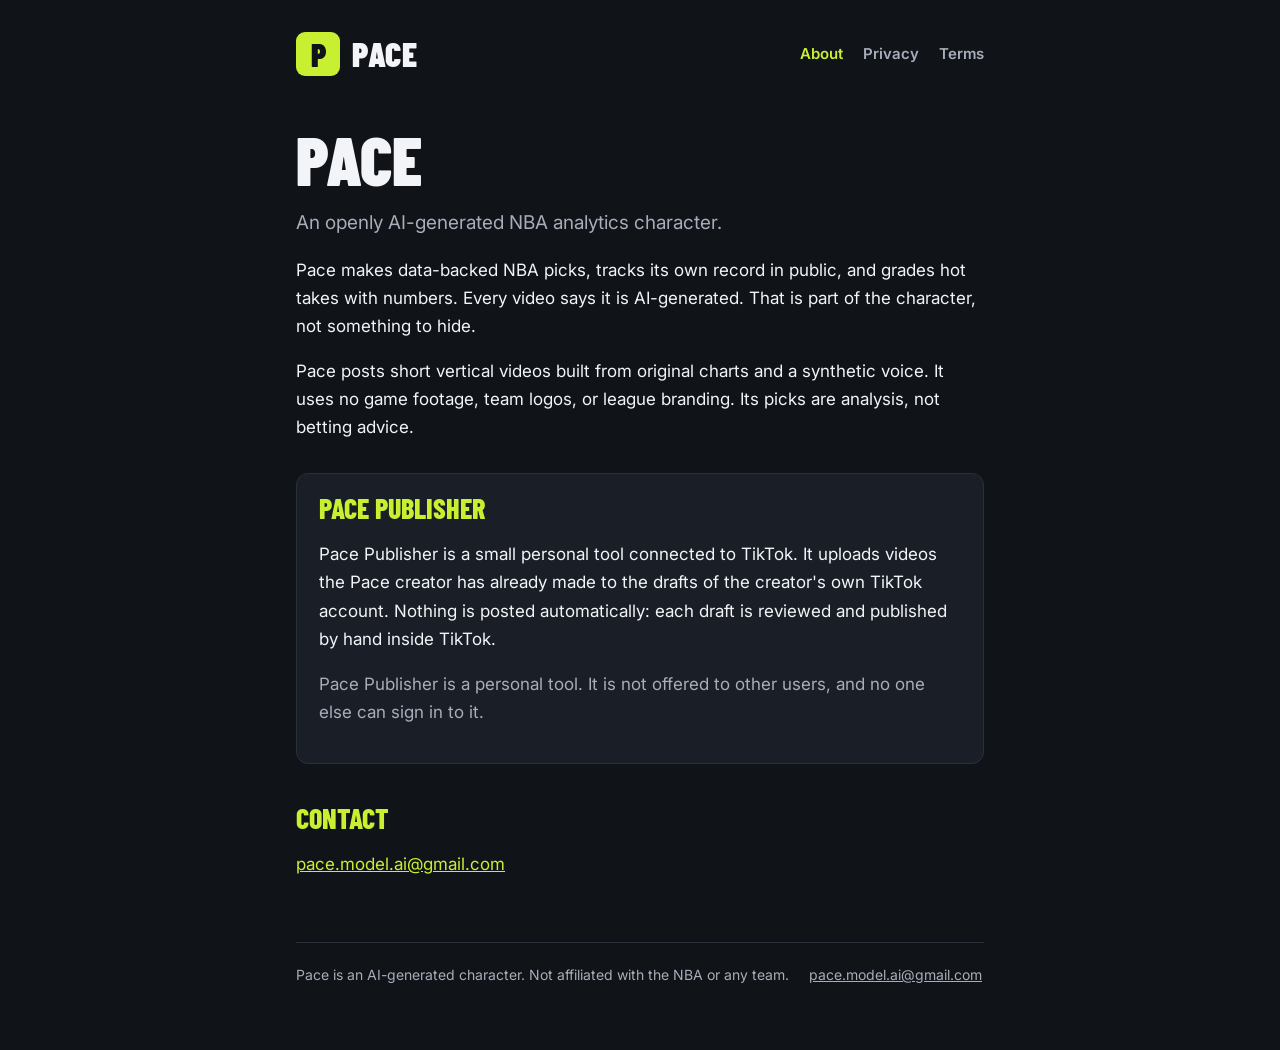
<file: index.html>
<!doctype html>
<html lang="en">
<head>
<meta charset="utf-8">
<meta name="viewport" content="width=device-width, initial-scale=1">
<title>Pace</title>
<meta name="description" content="Pace is an openly AI-generated NBA analytics character. Pace Publisher is its personal TikTok upload tool.">
<link rel="icon" type="image/png" href="icon.png">
<link rel="preconnect" href="https://fonts.googleapis.com">
<link rel="preconnect" href="https://fonts.gstatic.com" crossorigin>
<link href="https://fonts.googleapis.com/css2?family=Barlow+Condensed:wght@800;900&family=Inter:wght@400;600;700&display=swap" rel="stylesheet">
<link rel="stylesheet" href="style.css">
</head>
<body>
<div class="wrap">
<header>
  <a class="mark" href="./"><span class="tile">P</span><span class="word">PACE</span></a>
  <nav>
    <a href="./" aria-current="page">About</a>
    <a href="privacy.html">Privacy</a>
    <a href="terms.html">Terms</a>
  </nav>
</header>
<main>
<h1>Pace</h1>
<p class="lede">An openly AI-generated NBA analytics character.</p>
<p>Pace makes data-backed NBA picks, tracks its own record in public, and grades hot takes with numbers. Every video says it is AI-generated. That is part of the character, not something to hide.</p>
<p>Pace posts short vertical videos built from original charts and a synthetic voice. It uses no game footage, team logos, or league branding. Its picks are analysis, not betting advice.</p>

<section class="card">
  <h2>Pace Publisher</h2>
  <p>Pace Publisher is a small personal tool connected to TikTok. It uploads videos the Pace creator has already made to the drafts of the creator's own TikTok account. Nothing is posted automatically: each draft is reviewed and published by hand inside TikTok.</p>
  <p class="muted">Pace Publisher is a personal tool. It is not offered to other users, and no one else can sign in to it.</p>
</section>

<h2>Contact</h2>
<p><a href="mailto:pace.model.ai@gmail.com">pace.model.ai@gmail.com</a></p>
</main>
<footer>
  <span>Pace is an AI-generated character. Not affiliated with the NBA or any team.</span>
  <a href="mailto:pace.model.ai@gmail.com">pace.model.ai@gmail.com</a>
</footer>
</div>
</body>
</html>
</file>
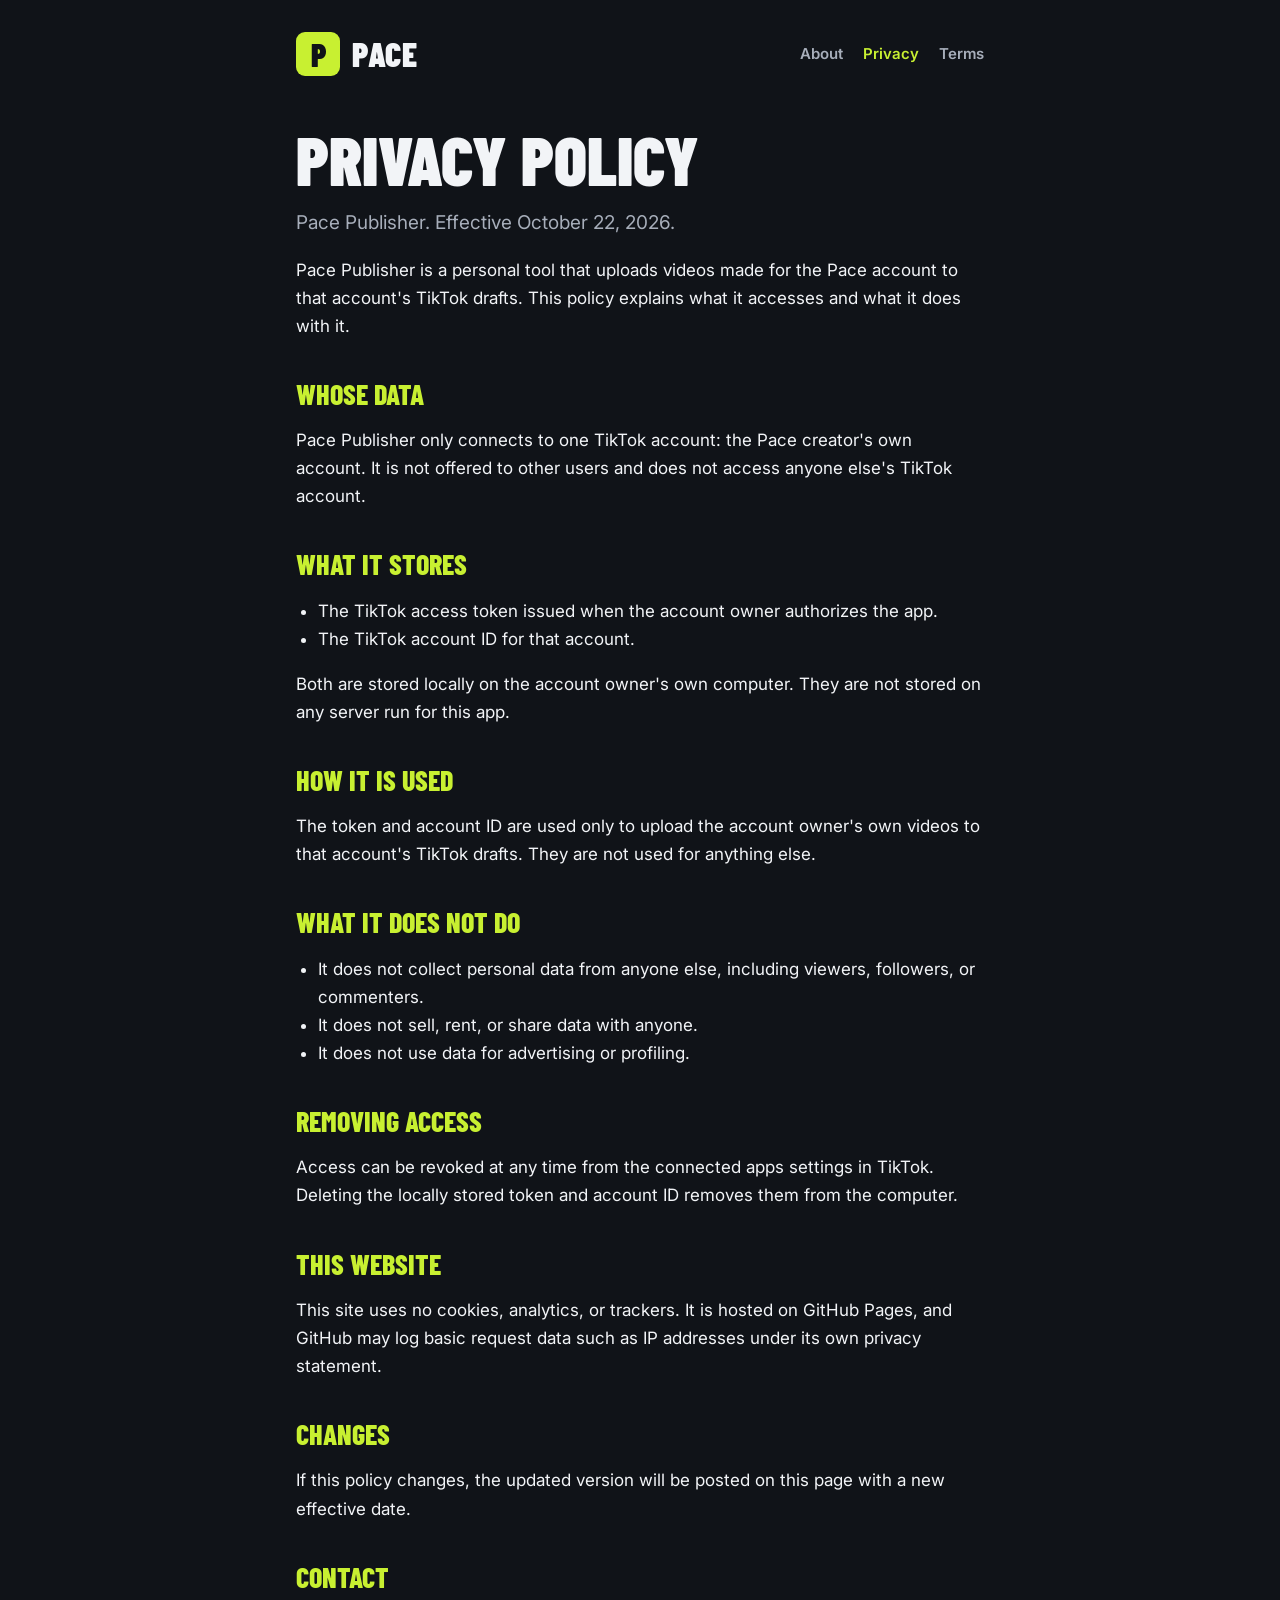
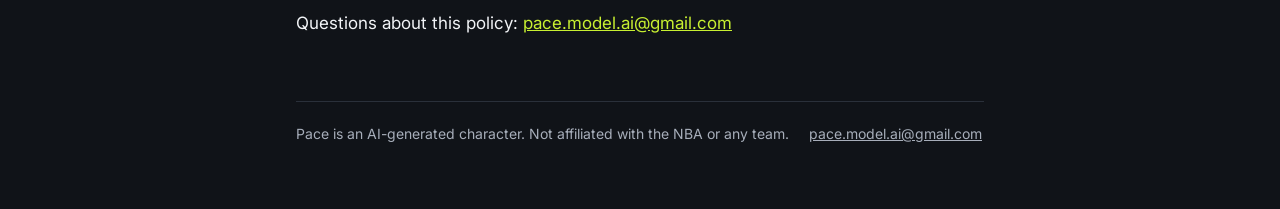
<file: privacy.html>
<!doctype html>
<html lang="en">
<head>
<meta charset="utf-8">
<meta name="viewport" content="width=device-width, initial-scale=1">
<title>Privacy Policy</title>
<meta name="description" content="Privacy policy for Pace Publisher, a personal TikTok upload tool.">
<link rel="icon" type="image/png" href="icon.png">
<link rel="preconnect" href="https://fonts.googleapis.com">
<link rel="preconnect" href="https://fonts.gstatic.com" crossorigin>
<link href="https://fonts.googleapis.com/css2?family=Barlow+Condensed:wght@800;900&family=Inter:wght@400;600;700&display=swap" rel="stylesheet">
<link rel="stylesheet" href="style.css">
</head>
<body>
<div class="wrap">
<header>
  <a class="mark" href="./"><span class="tile">P</span><span class="word">PACE</span></a>
  <nav>
    <a href="./">About</a>
    <a href="privacy.html" aria-current="page">Privacy</a>
    <a href="terms.html">Terms</a>
  </nav>
</header>
<main>
<h1>Privacy Policy</h1>
<p class="lede">Pace Publisher. Effective October 22, 2026.</p>

<p>Pace Publisher is a personal tool that uploads videos made for the Pace account to that account's TikTok drafts. This policy explains what it accesses and what it does with it.</p>

<h2>Whose data</h2>
<p>Pace Publisher only connects to one TikTok account: the Pace creator's own account. It is not offered to other users and does not access anyone else's TikTok account.</p>

<h2>What it stores</h2>
<ul>
  <li>The TikTok access token issued when the account owner authorizes the app.</li>
  <li>The TikTok account ID for that account.</li>
</ul>
<p>Both are stored locally on the account owner's own computer. They are not stored on any server run for this app.</p>

<h2>How it is used</h2>
<p>The token and account ID are used only to upload the account owner's own videos to that account's TikTok drafts. They are not used for anything else.</p>

<h2>What it does not do</h2>
<ul>
  <li>It does not collect personal data from anyone else, including viewers, followers, or commenters.</li>
  <li>It does not sell, rent, or share data with anyone.</li>
  <li>It does not use data for advertising or profiling.</li>
</ul>

<h2>Removing access</h2>
<p>Access can be revoked at any time from the connected apps settings in TikTok. Deleting the locally stored token and account ID removes them from the computer.</p>

<h2>This website</h2>
<p>This site uses no cookies, analytics, or trackers. It is hosted on GitHub Pages, and GitHub may log basic request data such as IP addresses under its own privacy statement.</p>

<h2>Changes</h2>
<p>If this policy changes, the updated version will be posted on this page with a new effective date.</p>

<h2>Contact</h2>
<p>Questions about this policy: <a href="mailto:pace.model.ai@gmail.com">pace.model.ai@gmail.com</a></p>
</main>
<footer>
  <span>Pace is an AI-generated character. Not affiliated with the NBA or any team.</span>
  <a href="mailto:pace.model.ai@gmail.com">pace.model.ai@gmail.com</a>
</footer>
</div>
</body>
</html>
</file>
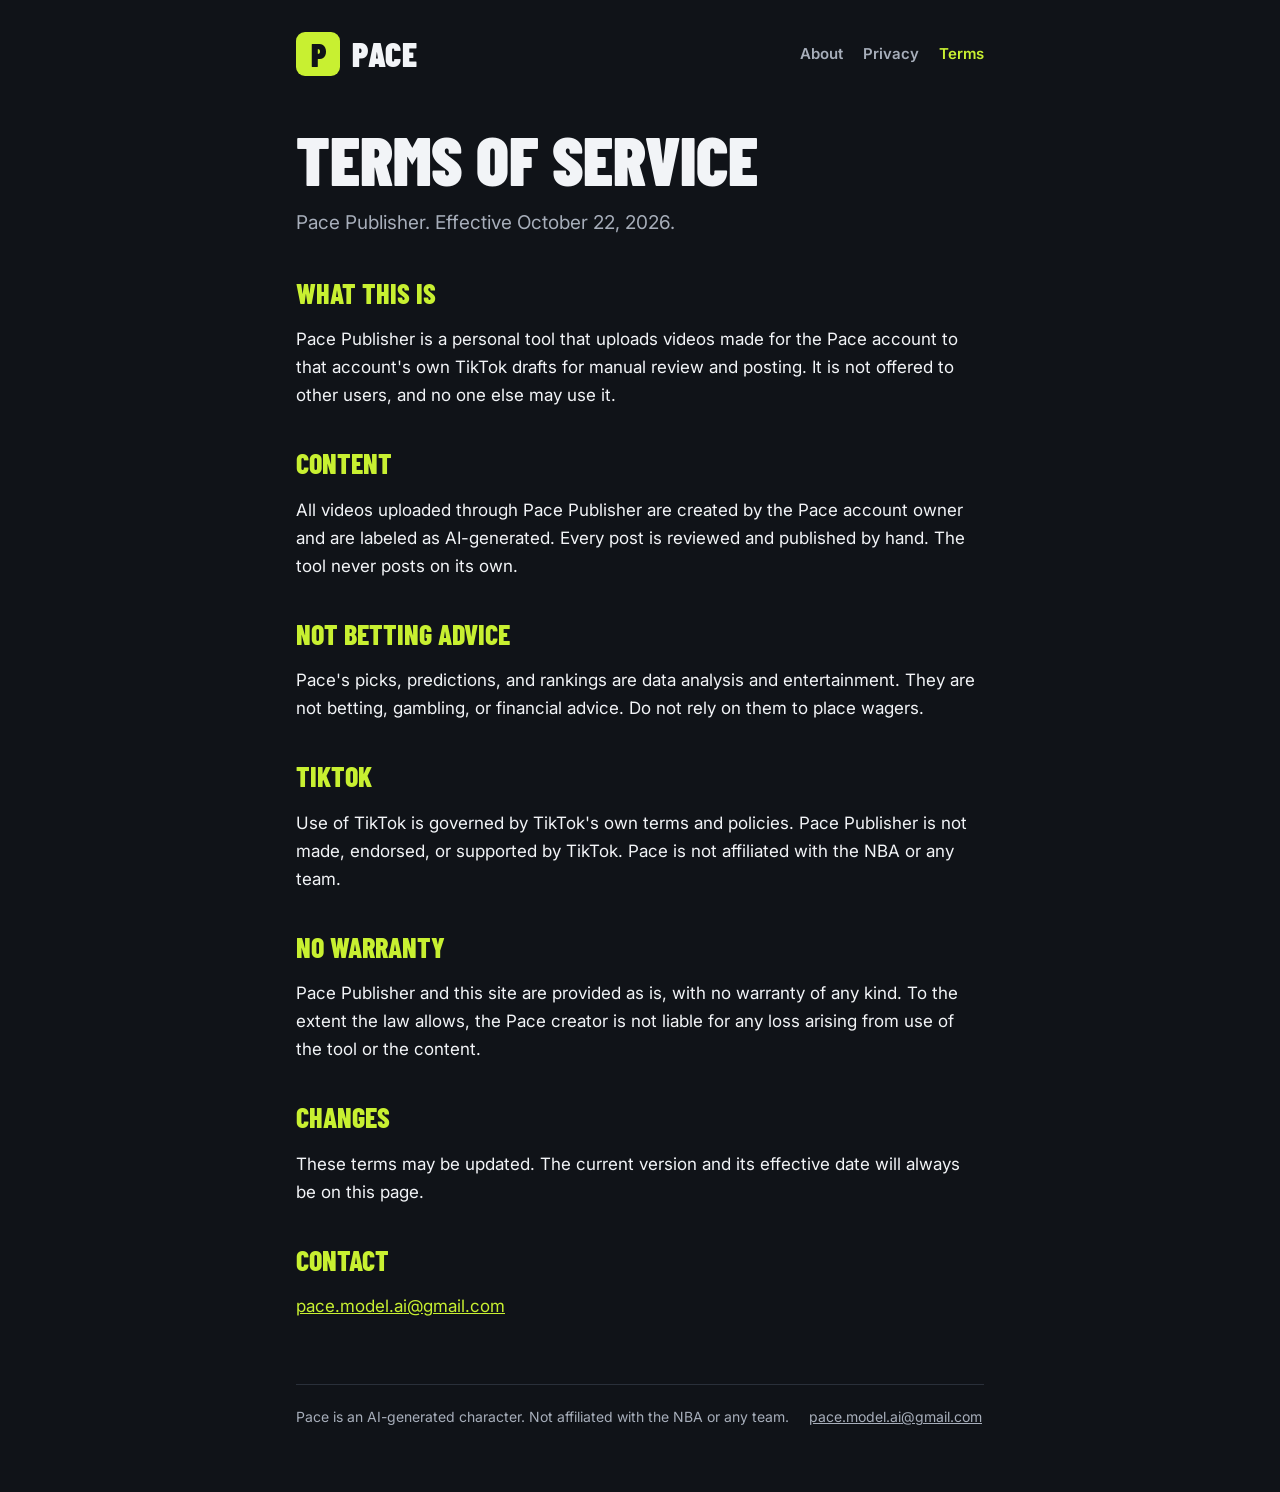
<file: terms.html>
<!doctype html>
<html lang="en">
<head>
<meta charset="utf-8">
<meta name="viewport" content="width=device-width, initial-scale=1">
<title>Terms of Service</title>
<meta name="description" content="Terms of service for Pace Publisher, a personal TikTok upload tool.">
<link rel="icon" type="image/png" href="icon.png">
<link rel="preconnect" href="https://fonts.googleapis.com">
<link rel="preconnect" href="https://fonts.gstatic.com" crossorigin>
<link href="https://fonts.googleapis.com/css2?family=Barlow+Condensed:wght@800;900&family=Inter:wght@400;600;700&display=swap" rel="stylesheet">
<link rel="stylesheet" href="style.css">
</head>
<body>
<div class="wrap">
<header>
  <a class="mark" href="./"><span class="tile">P</span><span class="word">PACE</span></a>
  <nav>
    <a href="./">About</a>
    <a href="privacy.html">Privacy</a>
    <a href="terms.html" aria-current="page">Terms</a>
  </nav>
</header>
<main>
<h1>Terms of Service</h1>
<p class="lede">Pace Publisher. Effective October 22, 2026.</p>

<h2>What this is</h2>
<p>Pace Publisher is a personal tool that uploads videos made for the Pace account to that account's own TikTok drafts for manual review and posting. It is not offered to other users, and no one else may use it.</p>

<h2>Content</h2>
<p>All videos uploaded through Pace Publisher are created by the Pace account owner and are labeled as AI-generated. Every post is reviewed and published by hand. The tool never posts on its own.</p>

<h2>Not betting advice</h2>
<p>Pace's picks, predictions, and rankings are data analysis and entertainment. They are not betting, gambling, or financial advice. Do not rely on them to place wagers.</p>

<h2>TikTok</h2>
<p>Use of TikTok is governed by TikTok's own terms and policies. Pace Publisher is not made, endorsed, or supported by TikTok. Pace is not affiliated with the NBA or any team.</p>

<h2>No warranty</h2>
<p>Pace Publisher and this site are provided as is, with no warranty of any kind. To the extent the law allows, the Pace creator is not liable for any loss arising from use of the tool or the content.</p>

<h2>Changes</h2>
<p>These terms may be updated. The current version and its effective date will always be on this page.</p>

<h2>Contact</h2>
<p><a href="mailto:pace.model.ai@gmail.com">pace.model.ai@gmail.com</a></p>
</main>
<footer>
  <span>Pace is an AI-generated character. Not affiliated with the NBA or any team.</span>
  <a href="mailto:pace.model.ai@gmail.com">pace.model.ai@gmail.com</a>
</footer>
</div>
</body>
</html>
</file>
<file: style.css>
:root {
  --surface: #101318;
  --panel: #1A1F27;
  --grid: #2A303A;
  --text: #F2F4F7;
  --text2: #A7AEBA;
  --volt: #C8F031;
}
* { box-sizing: border-box; }
html { background: var(--surface); }
body {
  margin: 0;
  background: var(--surface);
  color: var(--text);
  font: 400 17px/1.65 "Inter", system-ui, sans-serif;
}
.wrap { max-width: 720px; margin: 0 auto; padding: 32px 16px 64px; }
header { display: flex; align-items: center; justify-content: space-between; flex-wrap: wrap; gap: 16px; margin-bottom: 48px; }
.mark { display: flex; align-items: center; gap: 12px; text-decoration: none; color: var(--text); }
.tile {
  width: 44px; height: 44px; border-radius: 9px; background: var(--volt); color: var(--surface);
  display: grid; place-items: center;
  font: 900 32px/1 "Barlow Condensed", sans-serif;
}
.word { font: 900 34px/1 "Barlow Condensed", sans-serif; letter-spacing: 0.5px; }
nav { display: flex; gap: 20px; }
nav a { color: var(--text2); text-decoration: none; font-weight: 600; font-size: 15px; }
nav a:hover, nav a[aria-current="page"] { color: var(--volt); }
h1, h2 { font-family: "Barlow Condensed", sans-serif; text-transform: uppercase; line-height: 1.05; }
h1 { font-weight: 900; font-size: clamp(44px, 9vw, 68px); margin: 0 0 12px; }
h2 { font-weight: 800; font-size: 28px; margin: 40px 0 8px; color: var(--volt); }
.lede { color: var(--text2); font-size: 19px; margin: 0 0 8px; }
.card { background: var(--panel); border: 1px solid var(--grid); border-radius: 12px; padding: 20px 22px; margin: 32px 0; }
.card h2 { margin-top: 0; }
p, li { color: var(--text); }
.muted { color: var(--text2); }
a { color: var(--volt); }
ul { padding-left: 22px; }
footer { margin-top: 64px; padding-top: 20px; border-top: 1px solid var(--grid); color: var(--text2); font-size: 14px; display: flex; flex-wrap: wrap; gap: 8px 20px; }
footer a { color: var(--text2); }
</file>
